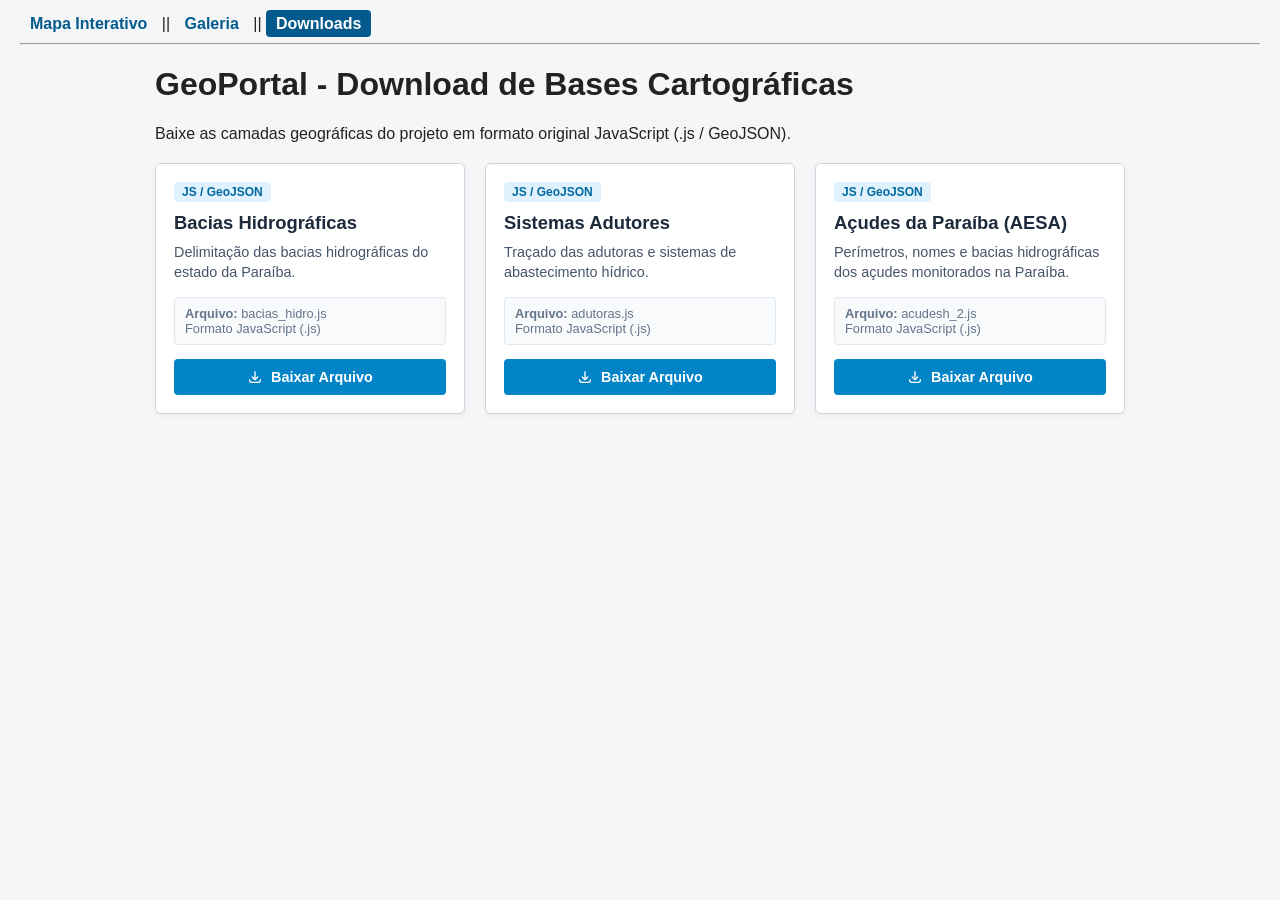
<file: downloads.html>
<!DOCTYPE html>
<html lang="pt-br">
<head>
  <meta charset="UTF-8">
  <meta name="viewport" content="width=device-width, initial-scale=1.0">
  <title>Downloads - GeoPortal Recursos Hídricos PB</title>

  <!-- Mantém o estilo principal do seu GeoPortal -->
  <link rel="stylesheet" href="css/main.css">

  <!-- Estilos específicos para os cards de download -->
  <style>
    .downloads-wrapper {
      max-width: 1000px;
      margin: 20px auto;
      padding: 0 15px;
    }

    .downloads-grid {
      display: grid;
      grid-template-columns: repeat(auto-fill, minmax(280px, 1fr));
      gap: 20px;
      margin-top: 20px;
    }

    .download-card {
      background: #ffffff;
      border: 1px solid #d1d5db;
      border-radius: 6px;
      padding: 18px;
      display: flex;
      flex-direction: column;
      justify-content: space-between;
      box-shadow: 0 2px 4px rgba(0, 0, 0, 0.05);
    }

    .card-badge {
      display: inline-block;
      background-color: #e0f2fe;
      color: #0369a1;
      font-size: 0.75rem;
      font-weight: bold;
      padding: 3px 8px;
      border-radius: 4px;
      margin-bottom: 10px;
      width: fit-content;
    }

    .card-title {
      font-size: 1.15rem;
      margin: 0 0 8px 0;
      color: #1e293b;
    }

    .card-desc {
      font-size: 0.9rem;
      color: #475569;
      line-height: 1.4;
      margin: 0 0 15px 0;
      flex-grow: 1;
    }

    .card-meta {
      font-size: 0.8rem;
      color: #64748b;
      background: #f8fafc;
      padding: 8px 10px;
      border-radius: 4px;
      margin-bottom: 14px;
      border: 1px solid #e2e8f0;
    }

    .btn-download {
      display: inline-flex;
      align-items: center;
      justify-content: center;
      gap: 8px;
      width: 100%;
      padding: 10px 14px;
      background-color: #0284c7;
      color: #ffffff;
      text-decoration: none;
      font-weight: bold;
      font-size: 0.9rem;
      border-radius: 4px;
      transition: background-color 0.2s ease;
      box-sizing: border-box;
    }

    .btn-download:hover {
      background-color: #0369a1;
    }
  </style>
</head>
<body>

  <div id="navbar">
    <a href="index.html">Mapa Interativo</a> ||
    <a href="galeria.html">Galeria</a> ||
    <a href="downloads.html" class="active">Downloads</a>
  </div>

  <hr>

  <div class="downloads-wrapper">
    <h1>GeoPortal - Download de Bases Cartográficas</h1>
    <p>Baixe as camadas geográficas do projeto em formato original JavaScript (.js / GeoJSON).</p>

    <!-- Os cards serão gerados automaticamente aqui -->
    <div id="lista-downloads" class="downloads-grid"></div>
  </div>

  <!-- Camadas GeoJSON em variáveis JS (mesma estrutura do seu index.html) -->
  <script src="C:\Users\sagak\OneDrive\Desktop\GEOPORTAL\geoportalhellen\dados\acudesh.js"></script>
  <script src="C:\Users\sagak\OneDrive\Desktop\GEOPORTAL\geoportalhellen\dados\bacias_hidro.js"></script>
  <script src="C:\Users\sagak\OneDrive\Desktop\GEOPORTAL\geoportalhellen\dados\adutoras.js"></script>

  <script>
    // Lista de camadas disponíveis para download
    // Quando adicionar novos arquivos na pasta js/, basta incluir um novo bloco aqui
    const listaCamadas = [
      {
        titulo: "Bacias Hidrográficas",
        descricao: "Delimitação das bacias hidrográficas do estado da Paraíba.",
        nomeArquivo: "bacias_hidro.js",
        caminho: "js/bacias_hidro.js",
        variavelGlobal: "json_bacias_hidro" // Ajuste se o nome da var dentro do arquivo for diferente
      },
      {
        titulo: "Sistemas Adutores",
        descricao: "Traçado das adutoras e sistemas de abastecimento hídrico.",
        nomeArquivo: "adutoras.js",
        caminho: "js/adutoras.js",
        variavelGlobal: "json_adutoras" // Ajuste se o nome da var dentro do arquivo for diferente
      },
      {
        titulo: "Açudes da Paraíba (AESA)",
        descricao: "Perímetros, nomes e bacias hidrográficas dos açudes monitorados na Paraíba.",
        nomeArquivo: "acudesh_2.js",
        caminho: "js/acudesh_2.js",
        variavelGlobal: "json_acudesh_2"
      }
    ];

    document.addEventListener("DOMContentLoaded", () => {
      const container = document.getElementById("lista-downloads");

      listaCamadas.forEach((camada) => {
        let infoRegistros = "Formato JavaScript (.js)";
        
        // Verifica se a variável existe para exibir a contagem automática de feições
        if (camada.variavelGlobal && typeof window[camada.variavelGlobal] !== "undefined") {
          const dados = window[camada.variavelGlobal];
          if (dados && Array.isArray(dados.features)) {
            infoRegistros = `${dados.features.length} feições • Arquivo .JS`;
          }
        }

        const card = document.createElement("div");
        card.className = "download-card";

        card.innerHTML = `
          <div>
            <span class="card-badge">JS / GeoJSON</span>
            <h3 class="card-title">${camada.titulo}</h3>
            <p class="card-desc">${camada.descricao}</p>
          </div>
          <div>
            <div class="card-meta">
              <strong>Arquivo:</strong> ${camada.nomeArquivo}<br>
              <span>${infoRegistros}</span>
            </div>
            <a href="${camada.caminho}" download="${camada.nomeArquivo}" class="btn-download">
              <svg width="16" height="16" fill="none" stroke="currentColor" stroke-width="2" viewBox="0 0 24 24">
                <path stroke-linecap="round" stroke-linejoin="round" d="M4 16v1a3 3 0 003 3h10a3 3 0 003-3v-1m-4-4l-4 4m0 0l-4-4m4 4V4"></path>
              </svg>
              Baixar Arquivo
            </a>
          </div>
        `;

        container.appendChild(card);
      });
    });
  </script>

</body>
</html>
</file>
<file: css/main.css>
* {
    box-sizing: border-box;
}

body {
    font-family: 'Segoe UI', Arial, sans-serif;
    margin: 0;
    padding: 15px 20px;
    background-color: #f4f6f8;
    color: #222;
}

#navbar {
    margin-bottom: 10px;
}

#navbar a {
    text-decoration: none;
    color: #045a8d;
    font-weight: bold;
    padding: 5px 10px;
    border-radius: 4px;
    transition: background-color 0.2s;
}

#navbar a:hover {
    background-color: #e1eef6;
}

#navbar a.active {
    background-color: #045a8d;
    color: #ffffff;
}

.page-header h1 {
    margin: 10px 0 4px;
    font-size: 22px;
    color: #033958;
}

.page-header p {
    margin: 0 0 15px;
    font-size: 14px;
    color: #555;
}

/* =========================================
   ESTILOS DA ABA MAPA INTERATIVO
   ========================================= */
.map-workspace {
    display: flex;
    flex-direction: row;
    gap: 16px;
    align-items: stretch;
    height: 76vh;
    min-height: 550px;
}

.sidebar-panel {
    width: 325px;
    flex-shrink: 0;
    background: #ffffff;
    border: 1px solid #d0d7de;
    border-radius: 8px;
    box-shadow: 0 2px 8px rgba(0, 0, 0, 0.06);
    display: flex;
    flex-direction: column;
    overflow: hidden;
}

.panel-header {
    padding: 12px 14px;
    background-color: #045a8d;
    color: #ffffff;
}

.panel-header-top {
    display: flex;
    justify-content: space-between;
    align-items: center;
    gap: 8px;
    margin-bottom: 4px;
}

.panel-header h3 {
    margin: 0;
    font-size: 16px;
}

.btn-toggle-all {
    background-color: rgba(255, 255, 255, 0.2);
    color: #ffffff;
    border: 1px solid rgba(255, 255, 255, 0.5);
    border-radius: 4px;
    padding: 4px 8px;
    font-size: 11px;
    font-weight: 600;
    cursor: pointer;
}

.btn-toggle-all:hover {
    background-color: rgba(255, 255, 255, 0.35);
}

.panel-header small {
    font-size: 12px;
    opacity: 0.92;
    display: block;
}

.controls-list {
    padding: 12px;
    overflow-y: auto;
    display: flex;
    flex-direction: column;
    gap: 10px;
}

.layer-card {
    border: 1px solid #d8dee4;
    border-radius: 6px;
    padding: 10px 12px;
    background-color: #f6f8fa;
    transition: all 0.2s ease;
}

.layer-card.active {
    border-color: #74a9cf;
    background-color: #ffffff;
    box-shadow: 0 1px 3px rgba(4, 90, 141, 0.08);
}

.layer-card-header {
    display: flex;
    align-items: center;
    gap: 10px;
}

.layer-card-header input[type="checkbox"] {
    width: 17px;
    height: 17px;
    accent-color: #045a8d;
    cursor: pointer;
    margin: 0;
    flex-shrink: 0;
}

.legend-symbol-box {
    width: 20px;
    height: 14px;
    display: inline-block;
    border-radius: 2px;
    flex-shrink: 0;
}

.legend-symbol-line {
    width: 22px;
    height: 0;
    display: inline-block;
    flex-shrink: 0;
}

.layer-title {
    font-size: 14px;
    font-weight: 600;
    color: #1e293b;
    cursor: pointer;
    user-select: none;
    flex: 1;
}

.opacity-control {
    margin-top: 9px;
    padding-top: 8px;
    border-top: 1px dashed #e2e8f0;
    display: flex;
    align-items: center;
    gap: 8px;
    font-size: 12px;
    color: #475569;
}

.opacity-control label {
    white-space: nowrap;
    font-weight: 500;
}

.opacity-control input[type="range"] {
    flex: 1;
    cursor: pointer;
    accent-color: #045a8d;
    height: 5px;
}

.opacity-control input[type="range"]:disabled {
    cursor: not-allowed;
    opacity: 0.45;
}

.opacity-value {
    width: 38px;
    text-align: right;
    font-weight: bold;
    color: #045a8d;
    font-variant-numeric: tabular-nums;
}

.map-container {
    flex: 1;
    display: flex;
    min-width: 0;
}

#map {
    width: 100%;
    height: 100%;
    border: 1px solid #d0d7de;
    border-radius: 8px;
    box-shadow: 0 2px 8px rgba(0, 0, 0, 0.08);
}

/* =========================================
   ESTILOS DA ABA GALERIA E MODAL DE AMPLIAÇÃO
   ========================================= */
.gallery-grid {
    display: grid;
    grid-template-columns: repeat(auto-fill, minmax(320px, 1fr));
    gap: 20px;
    margin-top: 10px;
}

.gallery-card {
    background: #ffffff;
    border: 1px solid #d0d7de;
    border-radius: 8px;
    overflow: hidden;
    box-shadow: 0 2px 8px rgba(0, 0, 0, 0.06);
    display: flex;
    flex-direction: column;
    transition: transform 0.2s, box-shadow 0.2s;
}

.gallery-card:hover {
    transform: translateY(-2px);
    box-shadow: 0 6px 16px rgba(0, 0, 0, 0.12);
}

.gallery-thumb-wrapper {
    position: relative;
    width: 100%;
    height: 230px;
    background-color: #eef2f6;
    cursor: zoom-in;
    overflow: hidden;
    border-bottom: 1px solid #e2e8f0;
}

.gallery-thumb-wrapper img {
    width: 100%;
    height: 100%;
    object-fit: cover;
    display: block;
    transition: transform 0.25s ease;
}

.gallery-thumb-wrapper:hover img {
    transform: scale(1.03);
}

.zoom-badge {
    position: absolute;
    bottom: 10px;
    right: 10px;
    background: rgba(3, 57, 88, 0.85);
    color: #ffffff;
    font-size: 12px;
    padding: 4px 10px;
    border-radius: 4px;
    pointer-events: none;
}

.gallery-info {
    padding: 14px 16px;
    display: flex;
    flex-direction: column;
    flex: 1;
}

.gallery-info h3 {
    margin: 0 0 6px;
    font-size: 16px;
    color: #033958;
}

.gallery-info p {
    margin: 0 0 14px;
    font-size: 13px;
    color: #555;
    flex: 1;
}

.gallery-actions {
    display: flex;
    gap: 8px;
}

.btn-ampliar {
    flex: 1;
    background-color: #045a8d;
    color: #ffffff;
    border: none;
    border-radius: 5px;
    padding: 8px 12px;
    font-size: 13px;
    font-weight: 600;
    cursor: pointer;
    transition: background-color 0.2s;
}

.btn-ampliar:hover {
    background-color: #03436a;
}

.btn-baixar-img {
    background-color: #e1eef6;
    color: #045a8d;
    text-decoration: none;
    border: 1px solid #b3d4e8;
    border-radius: 5px;
    padding: 8px 12px;
    font-size: 13px;
    font-weight: 600;
    text-align: center;
    transition: background-color 0.2s;
}

.btn-baixar-img:hover {
    background-color: #cce3f2;
}

/* Modal Lightbox */
.modal-lightbox {
    display: none;
    position: fixed;
    inset: 0;
    z-index: 9999;
    background-color: rgba(15, 23, 42, 0.85);
    padding: 20px;
    align-items: center;
    justify-content: center;
}

.modal-lightbox.open {
    display: flex;
}

.modal-content-box {
    background: #ffffff;
    border-radius: 8px;
    max-width: 92vw;
    max-height: 92vh;
    display: flex;
    flex-direction: column;
    overflow: hidden;
    box-shadow: 0 12px 32px rgba(0, 0, 0, 0.4);
}

.modal-top-bar {
    display: flex;
    justify-content: space-between;
    align-items: center;
    gap: 16px;
    padding: 12px 16px;
    background-color: #045a8d;
    color: #ffffff;
}

.modal-top-bar h3 {
    margin: 0;
    font-size: 16px;
}

.modal-top-actions {
    display: flex;
    align-items: center;
    gap: 8px;
}

.btn-fechar-modal {
    background-color: #e31a1c;
    color: #ffffff;
    border: none;
    border-radius: 5px;
    padding: 7px 12px;
    font-size: 13px;
    font-weight: bold;
    cursor: pointer;
}

.btn-fechar-modal:hover {
    background-color: #b91416;
}

.modal-image-area {
    padding: 12px;
    background-color: #1e293b;
    display: flex;
    align-items: center;
    justify-content: center;
    overflow: auto;
}

.modal-image-area img {
    max-width: 88vw;
    max-height: 78vh;
    object-fit: contain;
    display: block;
    border-radius: 4px;
}

@media (max-width: 850px) {
    .map-workspace {
        flex-direction: column;
        height: auto;
    }

    .sidebar-panel {
        width: 100%;
    }

    #map {
        height: 60vh;
        min-height: 400px;
    }
}
</file>
